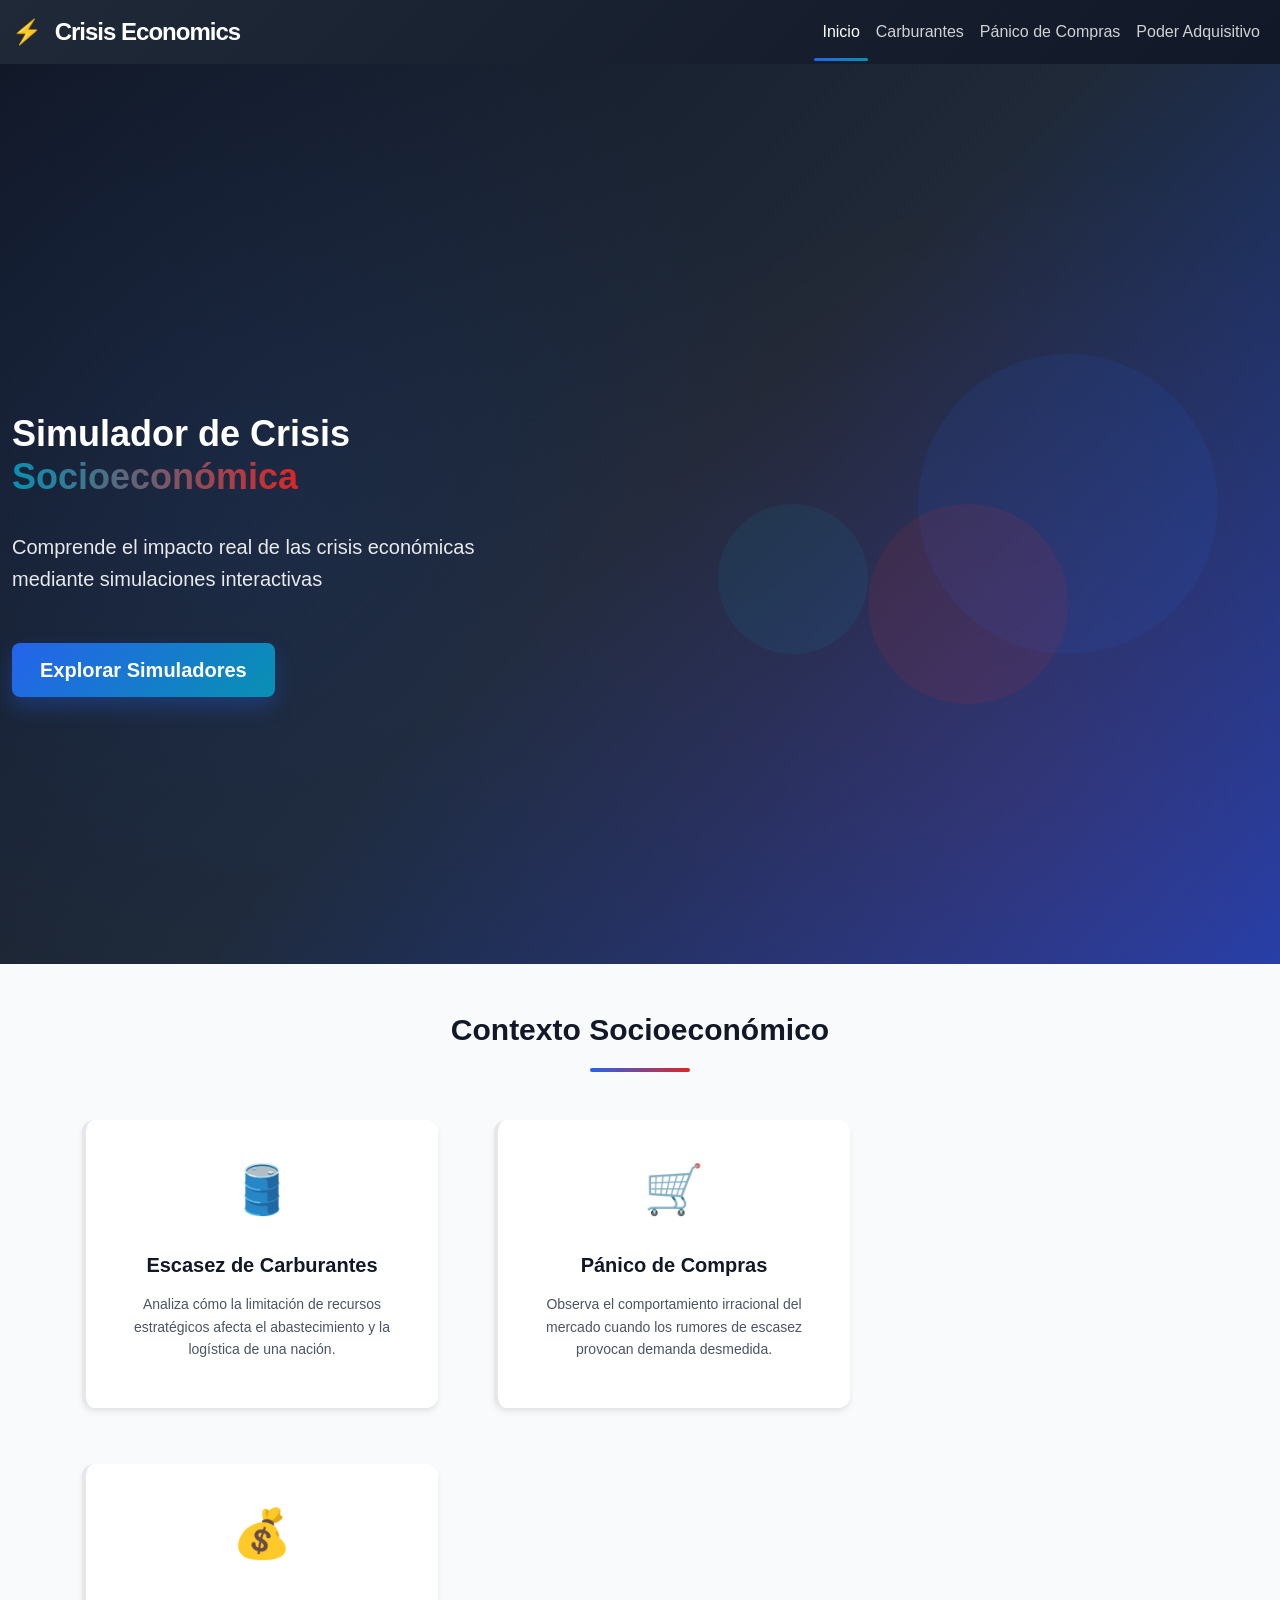
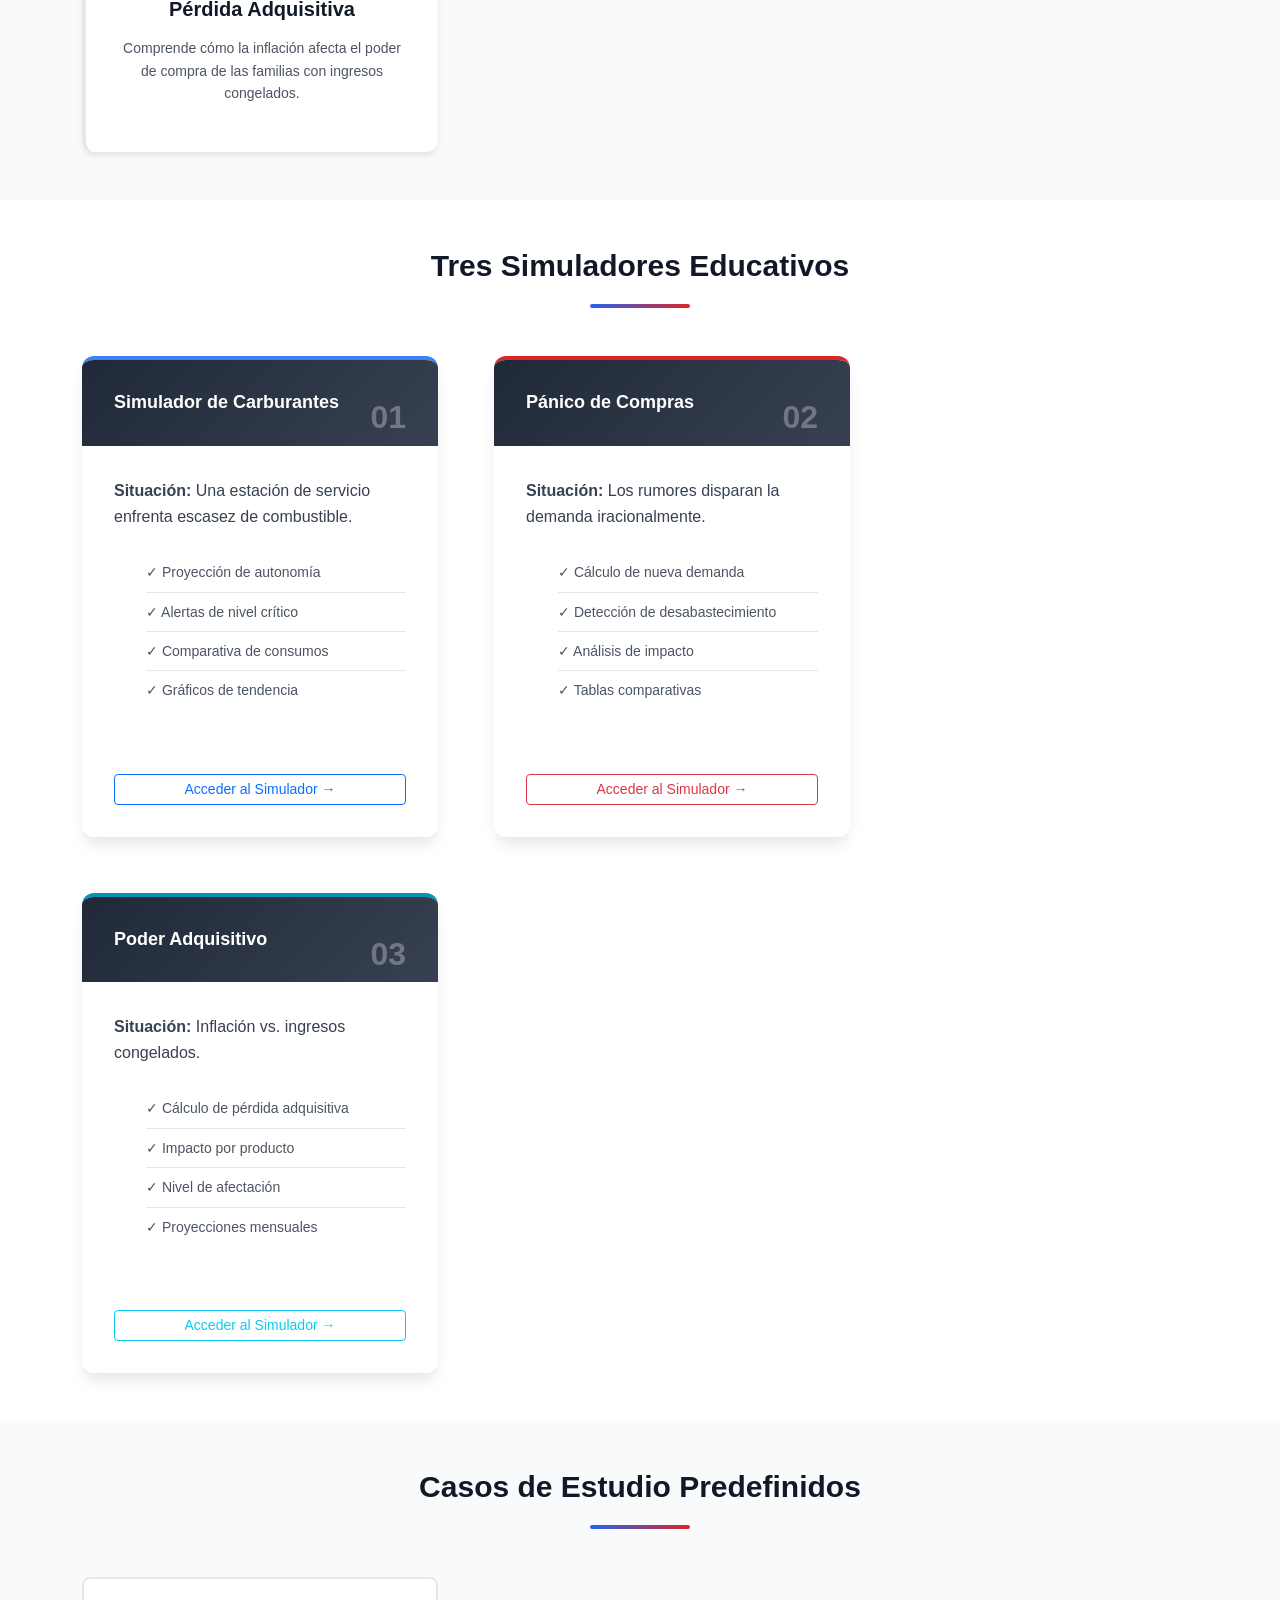
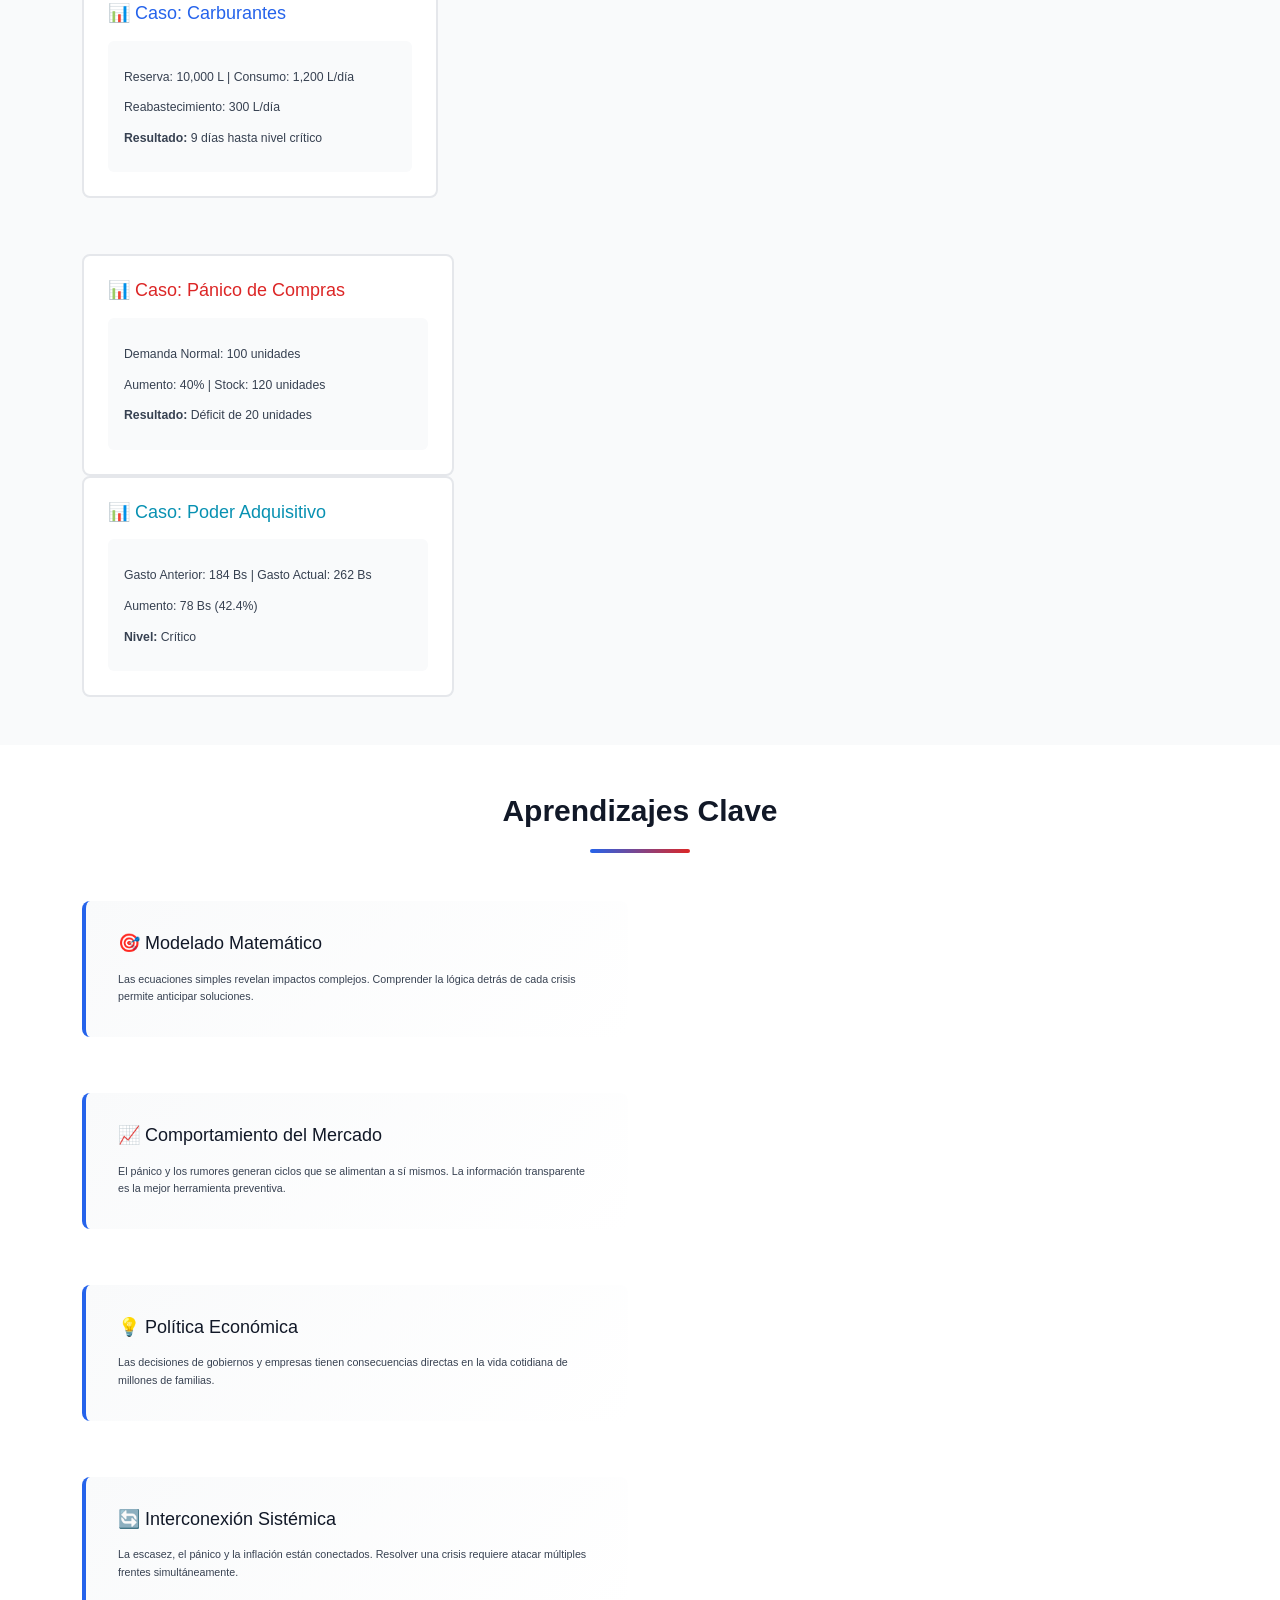
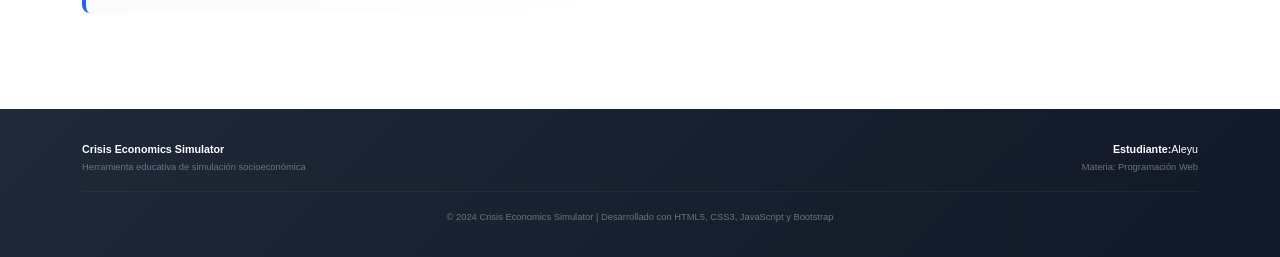
<file: index.html>
<!DOCTYPE html>
<html lang="es">
<head>
    <meta charset="UTF-8">
    <meta name="viewport" content="width=device-width, initial-scale=1.0">
    <title>Crisis Economics Simulator | Escenarios de Crisis Socioeconómica</title>
    <link href="https://cdn.jsdelivr.net/npm/bootstrap@5.3.0/dist/css/bootstrap.min.css" rel="stylesheet">
    <link rel="stylesheet" href="css/estilos.css">
</head>
<body>
    <!-- NAVBAR FIJA -->
    <nav class="navbar navbar-expand-lg navbar-dark navbar-fixed">
        <div class="container-fluid">
            <a class="navbar-brand fw-bold" href="index.html">
                <span class="brand-icon">⚡</span> Crisis Economics
            </a>
            <button class="navbar-toggler" type="button" data-bs-toggle="collapse" data-bs-target="#navbarNav">
                <span class="navbar-toggler-icon"></span>
            </button>
            <div class="collapse navbar-collapse" id="navbarNav">
                <ul class="navbar-nav ms-auto">
                    <li class="nav-item"><a class="nav-link active" href="index.html">Inicio</a></li>
                    <li class="nav-item"><a class="nav-link" href="pages/carburantes.html">Carburantes</a></li>
                    <li class="nav-item"><a class="nav-link" href="pages/escasez.html">Pánico de Compras</a></li>
                    <li class="nav-item"><a class="nav-link" href="pages/poder-adquisitivo.html">Poder Adquisitivo</a></li>
                </ul>
            </div>
        </div>
    </nav>

    <!-- HERO SECTION -->
    <header class="hero-section">
        <div class="container-fluid h-100">
            <div class="row h-100 align-items-center">
                <div class="col-lg-6 hero-content">
                    <h1 class="hero-title">
                        Simulador de Crisis<br>
                        <span class="text-gradient">Socioeconómica</span>
                    </h1>
                    <p class="hero-subtitle">
                        Comprende el impacto real de las crisis económicas mediante simulaciones interactivas
                    </p>
                    <div class="hero-buttons mt-5">
                        <a href="#escenarios" class="btn btn-primary btn-lg me-3">Explorar Simuladores</a>
                    </div>
                </div>
                <div class="col-lg-6 d-none d-lg-block">
                    <div class="hero-graphic">
                        <div class="graphic-circle circle-1"></div>
                        <div class="graphic-circle circle-2"></div>
                        <div class="graphic-circle circle-3"></div>
                    </div>
                </div>
            </div>
        </div>
    </header>

    <!-- CONTEXTO GLOBAL -->
    <section class="contexto-section py-5">
        <div class="container">
            <h2 class="section-title text-center mb-5">Contexto Socioeconómico</h2>
            <div class="row g-4">
                <div class="col-md-4">
                    <div class="context-card">
                        <div class="card-icon">🛢️</div>
                        <h3>Escasez de Carburantes</h3>
                        <p>Analiza cómo la limitación de recursos estratégicos afecta el abastecimiento y la logística de una nación.</p>
                    </div>
                </div>
                <div class="col-md-4">
                    <div class="context-card">
                        <div class="card-icon">🛒</div>
                        <h3>Pánico de Compras</h3>
                        <p>Observa el comportamiento irracional del mercado cuando los rumores de escasez provocan demanda desmedida.</p>
                    </div>
                </div>
                <div class="col-md-4">
                    <div class="context-card">
                        <div class="card-icon">💰</div>
                        <h3>Pérdida Adquisitiva</h3>
                        <p>Comprende cómo la inflación afecta el poder de compra de las familias con ingresos congelados.</p>
                    </div>
                </div>
            </div>
        </div>
    </section>

    <!-- ESCENARIOS INTERACTIVOS -->
    <section id="escenarios" class="escenarios-section py-5">
        <div class="container">
            <h2 class="section-title text-center mb-5">Tres Simuladores Educativos</h2>
            <div class="row g-4">
                <!-- Escenario A: Carburantes -->
                <div class="col-lg-4">
                    <div class="scenario-card scenario-fuel">
                        <div class="scenario-header">
                            <div class="scenario-number">01</div>
                            <h3>Simulador de Carburantes</h3>
                        </div>
                        <div class="scenario-body">
                            <p><strong>Situación:</strong> Una estación de servicio enfrenta escasez de combustible.</p>
                            <ul class="scenario-features">
                                <li>✓ Proyección de autonomía</li>
                                <li>✓ Alertas de nivel crítico</li>
                                <li>✓ Comparativa de consumos</li>
                                <li>✓ Gráficos de tendencia</li>
                            </ul>
                            <a href="pages/carburantes.html" class="btn btn-outline-primary btn-sm w-100 mt-4">
                                Acceder al Simulador →
                            </a>
                        </div>
                    </div>
                </div>

                <!-- Escenario E: Pánico -->
                <div class="col-lg-4">
                    <div class="scenario-card scenario-panic">
                        <div class="scenario-header">
                            <div class="scenario-number">02</div>
                            <h3>Pánico de Compras</h3>
                        </div>
                        <div class="scenario-body">
                            <p><strong>Situación:</strong> Los rumores disparan la demanda iracionalmente.</p>
                            <ul class="scenario-features">
                                <li>✓ Cálculo de nueva demanda</li>
                                <li>✓ Detección de desabastecimiento</li>
                                <li>✓ Análisis de impacto</li>
                                <li>✓ Tablas comparativas</li>
                            </ul>
                            <a href="pages/escasez.html" class="btn btn-outline-danger btn-sm w-100 mt-4">
                                Acceder al Simulador →
                            </a>
                        </div>
                    </div>
                </div>

                <!-- Escenario F: Poder Adquisitivo -->
                <div class="col-lg-4">
                    <div class="scenario-card scenario-power">
                        <div class="scenario-header">
                            <div class="scenario-number">03</div>
                            <h3>Poder Adquisitivo</h3>
                        </div>
                        <div class="scenario-body">
                            <p><strong>Situación:</strong> Inflación vs. ingresos congelados.</p>
                            <ul class="scenario-features">
                                <li>✓ Cálculo de pérdida adquisitiva</li>
                                <li>✓ Impacto por producto</li>
                                <li>✓ Nivel de afectación</li>
                                <li>✓ Proyecciones mensuales</li>
                            </ul>
                            <a href="pages/poder-adquisitivo.html" class="btn btn-outline-info btn-sm w-100 mt-4">
                                Acceder al Simulador →
                            </a>
                        </div>
                    </div>
                </div>
            </div>
        </div>
    </section>

    <!-- CASOS DE ESTUDIO RESUMEN -->
    <section class="casos-section py-5 bg-light">
        <div class="container">
            <h2 class="section-title text-center mb-5">Casos de Estudio Predefinidos</h2>
            <div class="row g-4">
                <div class="col-md-6 col-lg-4">
                    <div class="caso-card">
                        <h4 class="text-primary">📊 Caso: Carburantes</h4>
                        <div class="caso-data">
                            <p><small>Reserva: 10,000 L | Consumo: 1,200 L/día</small></p>
                            <p><small>Reabastecimiento: 300 L/día</small></p>
                            <p><small><strong>Resultado:</strong> 9 días hasta nivel crítico</strong></p>
                        </div>
                    </div>
                </div>
                <div class="col-md-6 col-lg-4">
                    <div class="caso-card">
                        <h4 class="text-danger">📊 Caso: Pánico de Compras</h4>
                        <div class="caso-data">
                            <p><small>Demanda Normal: 100 unidades</small></p>
                            <p><small>Aumento: 40% | Stock: 120 unidades</small></p>
                            <p><small><strong>Resultado:</strong> Déficit de 20 unidades</strong></p>
                        </div>
                    </div>
                </div>
                <div class="col-md-6 col-lg-4">
                    <div class="caso-card">
                        <h4 class="text-info">📊 Caso: Poder Adquisitivo</h4>
                        <div class="caso-data">
                            <p><small>Gasto Anterior: 184 Bs | Gasto Actual: 262 Bs</small></p>
                            <p><small>Aumento: 78 Bs (42.4%)</small></p>
                            <p><small><strong>Nivel:</strong> Crítico</strong></p>
                        </div>
                    </div>
                </div>
            </div>
        </div>
    </section>

    <!-- CONCLUSIONES -->
    <section class="conclusiones-section py-5">
        <div class="container">
            <h2 class="section-title text-center mb-5">Aprendizajes Clave</h2>
            <div class="row g-4">
                <div class="col-md-6">
                    <div class="learning-item">
                        <h4>🎯 Modelado Matemático</h4>
                        <p>Las ecuaciones simples revelan impactos complejos. Comprender la lógica detrás de cada crisis permite anticipar soluciones.</p>
                    </div>
                </div>
                <div class="col-md-6">
                    <div class="learning-item">
                        <h4>📈 Comportamiento del Mercado</h4>
                        <p>El pánico y los rumores generan ciclos que se alimentan a sí mismos. La información transparente es la mejor herramienta preventiva.</p>
                    </div>
                </div>
                <div class="col-md-6">
                    <div class="learning-item">
                        <h4>💡 Política Económica</h4>
                        <p>Las decisiones de gobiernos y empresas tienen consecuencias directas en la vida cotidiana de millones de familias.</p>
                    </div>
                </div>
                <div class="col-md-6">
                    <div class="learning-item">
                        <h4>🔄 Interconexión Sistémica</h4>
                        <p>La escasez, el pánico y la inflación están conectados. Resolver una crisis requiere atacar múltiples frentes simultáneamente.</p>
                    </div>
                </div>
            </div>
        </div>
    </section>

    <!-- FOOTER CON CRÉDITOS -->
    <footer class="footer-section py-4">
        <div class="container">
            <div class="row align-items-center">
                <div class="col-md-6">
                    <p class="mb-0"><strong>Crisis Economics Simulator</strong></p>
                    <small class="text-muted">Herramienta educativa de simulación socioeconómica</small>
                </div>
                <div class="col-md-6 text-md-end mt-3 mt-md-0">
                    <p class="mb-0"><strong>Estudiante:</strong>Aleyu</p>
                    <small class="text-muted">Materia: Programación Web </small>
                </div>
            </div>
            <hr class="my-3">
            <div class="row">
                <div class="col-12 text-center">
                    <small class="text-muted">
                        © 2024 Crisis Economics Simulator | Desarrollado con HTML5, CSS3, JavaScript y Bootstrap
                    </small>
                </div>
            </div>
        </div>
    </footer>

    <script src="https://cdn.jsdelivr.net/npm/bootstrap@5.3.0/dist/js/bootstrap.bundle.min.js"></script>
    <script src="js/main.js"></script>
</body>
</html>
</file>
<file: css/estilos.css>
/* ===============================================
   CRISIS ECONOMICS SIMULATOR - ESTILOS GLOBALES
   Paleta: Grises, Azules y Rojos
   =============================================== */

:root {
    /* COLORES PRIMARIOS */
    --color-primary: #2563eb;      /* Azul principal */
    --color-primary-dark: #1e40af;  /* Azul oscuro */
    --color-primary-light: #3b82f6; /* Azul claro */
    
    /* COLORES DE ESTADO */
    --color-success: #10b981;      /* Verde */
    --color-warning: #f59e0b;      /* Amarillo */
    --color-danger: #dc2626;       /* Rojo puro */
    --color-danger-light: #ef4444; /* Rojo claro */
    --color-info: #0891b2;         /* Azul cielo */
    
    /* GRISES */
    --color-gray-50: #f9fafb;
    --color-gray-100: #f3f4f6;
    --color-gray-200: #e5e7eb;
    --color-gray-300: #d1d5db;
    --color-gray-400: #9ca3af;
    --color-gray-500: #6b7280;
    --color-gray-600: #4b5563;
    --color-gray-700: #374151;
    --color-gray-800: #1f2937;
    --color-gray-900: #111827;
    
    /* ESPACIADO */
    --spacing-xs: 0.5rem;
    --spacing-sm: 1rem;
    --spacing-md: 1.5rem;
    --spacing-lg: 2rem;
    --spacing-xl: 3rem;
    
    /* TIPOGRAFÍA */
    --font-family-display: 'Segoe UI', Tahoma, Geneva, Verdana, sans-serif;
    --font-family-body: -apple-system, BlinkMacSystemFont, 'Segoe UI', Roboto, Oxygen, Ubuntu, Cantarell, sans-serif;
    --font-size-sm: 0.875rem;
    --font-size-base: 1rem;
    --font-size-lg: 1.125rem;
    --font-size-xl: 1.25rem;
    --font-size-2xl: 1.5rem;
    --font-size-3xl: 1.875rem;
    --font-size-4xl: 2.25rem;
    
    /* SOMBRAS */
    --shadow-sm: 0 1px 2px 0 rgba(0, 0, 0, 0.05);
    --shadow-md: 0 4px 6px -1px rgba(0, 0, 0, 0.1);
    --shadow-lg: 0 10px 15px -3px rgba(0, 0, 0, 0.1);
    --shadow-xl: 0 20px 25px -5px rgba(0, 0, 0, 0.1);
}

/* ===============================================
   RESET Y ESTILOS BASE
   =============================================== */

* {
    margin: 0;
    padding: 0;
    box-sizing: border-box;
}

html {
    scroll-behavior: smooth;
}

body {
    font-family: var(--font-family-body);
    font-size: var(--font-size-base);
    line-height: 1.6;
    color: var(--color-gray-800);
    background-color: #ffffff;
    overflow-x: hidden;
}

/* ===============================================
   NAVBAR
   =============================================== */

.navbar-fixed {
    background: linear-gradient(135deg, var(--color-gray-800) 0%, var(--color-gray-900) 100%);
    box-shadow: var(--shadow-lg);
    backdrop-filter: blur(10px);
}

.navbar-brand {
    font-size: var(--font-size-2xl);
    letter-spacing: -1px;
    color: white !important;
    transition: all 0.3s ease;
}

.navbar-brand:hover {
    transform: scale(1.05);
}

.brand-icon {
    animation: pulse 2s cubic-bezier(0.4, 0, 0.6, 1) infinite;
    margin-right: 0.5rem;
}

@keyframes pulse {
    0%, 100% {
        opacity: 1;
    }
    50% {
        opacity: 0.7;
    }
}

.nav-link {
    color: rgba(255, 255, 255, 0.8) !important;
    font-weight: 500;
    transition: all 0.3s ease;
    position: relative;
}

.nav-link:hover,
.nav-link.active {
    color: white !important;
}

.nav-link.active::after {
    content: '';
    position: absolute;
    bottom: -8px;
    left: 0;
    right: 0;
    height: 3px;
    background: linear-gradient(90deg, var(--color-primary), var(--color-info));
    border-radius: 3px;
}

/* ===============================================
   HERO SECTION
   =============================================== */

.hero-section {
    background: linear-gradient(135deg, var(--color-gray-900) 0%, var(--color-gray-800) 50%, var(--color-primary-dark) 100%);
    color: white;
    min-height: 100vh;
    display: flex;
    align-items: center;
    padding-top: 80px;
    position: relative;
    overflow: hidden;
}

.hero-section::before {
    content: '';
    position: absolute;
    top: 0;
    left: 0;
    right: 0;
    bottom: 0;
    background-image: 
        radial-gradient(circle at 20% 50%, rgba(37, 99, 235, 0.1) 0%, transparent 50%),
        radial-gradient(circle at 80% 80%, rgba(220, 38, 38, 0.1) 0%, transparent 50%);
    pointer-events: none;
}

.hero-content {
    position: relative;
    z-index: 10;
    animation: slideInUp 0.8s ease-out;
}

@keyframes slideInUp {
    from {
        opacity: 0;
        transform: translateY(30px);
    }
    to {
        opacity: 1;
        transform: translateY(0);
    }
}

.hero-title {
    font-size: var(--font-size-4xl);
    font-weight: 700;
    line-height: 1.2;
    margin-bottom: var(--spacing-lg);
    animation: slideInUp 0.8s ease-out 0.1s backwards;
}

.text-gradient {
    background: linear-gradient(90deg, var(--color-info), var(--color-danger));
    -webkit-background-clip: text;
    -webkit-text-fill-color: transparent;
    background-clip: text;
}

.hero-subtitle {
    font-size: var(--font-size-xl);
    color: rgba(255, 255, 255, 0.9);
    margin-bottom: var(--spacing-lg);
    max-width: 500px;
    animation: slideInUp 0.8s ease-out 0.2s backwards;
}

.hero-buttons {
    animation: slideInUp 0.8s ease-out 0.3s backwards;
}

.btn-primary {
    background: linear-gradient(135deg, var(--color-primary) 0%, var(--color-info) 100%);
    border: none;
    border-radius: 8px;
    padding: 12px 28px;
    font-weight: 600;
    transition: all 0.3s ease;
    box-shadow: 0 10px 20px rgba(37, 99, 235, 0.3);
}

.btn-primary:hover {
    transform: translateY(-3px);
    box-shadow: 0 15px 30px rgba(37, 99, 235, 0.4);
    color: white;
}

.hero-graphic {
    position: relative;
    height: 500px;
}

.graphic-circle {
    position: absolute;
    border-radius: 50%;
    opacity: 0.1;
    animation: float 4s ease-in-out infinite;
}

.circle-1 {
    width: 300px;
    height: 300px;
    background: var(--color-primary);
    top: 50px;
    right: 50px;
    animation-delay: 0s;
}

.circle-2 {
    width: 200px;
    height: 200px;
    background: var(--color-danger);
    bottom: 100px;
    right: 200px;
    animation-delay: 1s;
}

.circle-3 {
    width: 150px;
    height: 150px;
    background: var(--color-info);
    top: 200px;
    right: 400px;
    animation-delay: 2s;
}

@keyframes float {
    0%, 100% {
        transform: translateY(0px);
    }
    50% {
        transform: translateY(-30px);
    }
}

/* ===============================================
   SECCIONES Y TÍTULOS
   =============================================== */

.section-title {
    font-size: var(--font-size-3xl);
    font-weight: 700;
    color: var(--color-gray-900);
    position: relative;
    padding-bottom: var(--spacing-md);
}

.section-title::after {
    content: '';
    position: absolute;
    bottom: 0;
    left: 50%;
    transform: translateX(-50%);
    width: 100px;
    height: 4px;
    background: linear-gradient(90deg, var(--color-primary), var(--color-danger));
    border-radius: 2px;
}

/* ===============================================
   CONTEXTO SECTION
   =============================================== */

.contexto-section {
    background-color: var(--color-gray-50);
}

.context-card {
    background: white;
    border-radius: 12px;
    padding: var(--spacing-lg);
    text-align: center;
    box-shadow: var(--shadow-md);
    transition: all 0.3s ease;
    border-left: 4px solid var(--color-gray-200);
}

.context-card:hover {
    transform: translateY(-8px);
    box-shadow: var(--shadow-xl);
    border-left-color: var(--color-primary);
}

.card-icon {
    font-size: 3rem;
    margin-bottom: var(--spacing-md);
}

.context-card h3 {
    color: var(--color-gray-900);
    font-size: var(--font-size-xl);
    margin-bottom: var(--spacing-sm);
    font-weight: 600;
}

.context-card p {
    color: var(--color-gray-600);
    font-size: var(--font-size-sm);
    line-height: 1.6;
}

/* ===============================================
   ESCENARIOS SECTION
   =============================================== */

.escenarios-section {
    background-color: white;
}

.scenario-card {
    background: white;
    border-radius: 12px;
    overflow: hidden;
    box-shadow: var(--shadow-lg);
    transition: all 0.3s ease;
    border-top: 4px solid var(--color-gray-300);
    display: flex;
    flex-direction: column;
    height: 100%;
}

.scenario-card:hover {
    transform: translateY(-12px);
    box-shadow: var(--shadow-xl);
}

.scenario-fuel {
    border-top-color: #3b82f6;
}

.scenario-fuel:hover {
    border-top-color: #1e40af;
}

.scenario-panic {
    border-top-color: #dc2626;
}

.scenario-panic:hover {
    border-top-color: #991b1b;
}

.scenario-power {
    border-top-color: #0891b2;
}

.scenario-power:hover {
    border-top-color: #0e5a6f;
}

.scenario-header {
    background: linear-gradient(135deg, var(--color-gray-800) 0%, var(--color-gray-700) 100%);
    color: white;
    padding: var(--spacing-lg);
    position: relative;
}

.scenario-number {
    position: absolute;
    top: var(--spacing-lg);
    right: var(--spacing-lg);
    font-size: 2rem;
    font-weight: 700;
    opacity: 0.3;
}

.scenario-header h3 {
    margin: 0;
    font-size: var(--font-size-lg);
    font-weight: 600;
}

.scenario-body {
    padding: var(--spacing-lg);
    flex-grow: 1;
    display: flex;
    flex-direction: column;
}

.scenario-body p {
    color: var(--color-gray-700);
    margin-bottom: var(--spacing-md);
}

.scenario-features {
    list-style: none;
    margin-bottom: var(--spacing-lg);
    flex-grow: 1;
}

.scenario-features li {
    color: var(--color-gray-600);
    padding: 0.5rem 0;
    border-bottom: 1px solid var(--color-gray-200);
    font-size: var(--font-size-sm);
}

.scenario-features li:last-child {
    border-bottom: none;
}

/* ===============================================
   FORMULARIOS
   =============================================== */

.form-card {
    background: white;
    border-radius: 12px;
    padding: var(--spacing-lg);
    box-shadow: var(--shadow-lg);
    border: 2px solid var(--color-gray-200);
    transition: all 0.3s ease;
}

.form-card:hover {
    border-color: var(--color-primary);
    box-shadow: 0 0 0 1px var(--color-primary), var(--shadow-lg);
}

.form-title {
    color: var(--color-gray-900);
    font-size: var(--font-size-lg);
    font-weight: 600;
    margin-bottom: var(--spacing-lg);
    display: flex;
    align-items: center;
    gap: 0.5rem;
}

.form-control {
    border: 2px solid var(--color-gray-300);
    border-radius: 8px;
    padding: 10px 12px;
    font-size: var(--font-size-base);
    transition: all 0.3s ease;
}

.form-control:focus {
    border-color: var(--color-primary);
    box-shadow: 0 0 0 3px rgba(37, 99, 235, 0.1);
    outline: none;
}

.form-label {
    color: var(--color-gray-800);
    font-weight: 600;
    font-size: var(--font-size-sm);
    margin-bottom: 0.5rem;
}

.form-control::placeholder {
    color: var(--color-gray-400);
}

/* ===============================================
   RESULTADOS
   =============================================== */

.results-container {
    background: white;
    border-radius: 12px;
    padding: var(--spacing-lg);
    box-shadow: var(--shadow-lg);
    min-height: 200px;
    border-left: 4px solid var(--color-primary);
}

.placeholder-result {
    color: var(--color-gray-400);
    font-size: var(--font-size-lg);
}

.result-card {
    background: linear-gradient(135deg, var(--color-gray-50) 0%, white 100%);
    border-radius: 8px;
    padding: var(--spacing-md);
    margin-bottom: var(--spacing-md);
    border-left: 4px solid var(--color-primary);
}

.result-label {
    color: var(--color-gray-600);
    font-size: var(--font-size-sm);
    font-weight: 600;
    text-transform: uppercase;
    letter-spacing: 1px;
    margin-bottom: 0.5rem;
}

.result-value {
    font-size: var(--font-size-2xl);
    font-weight: 700;
    color: var(--color-primary);
}

.alert-success {
    background-color: #ecfdf5;
    border-color: #10b981;
    color: #047857;
}

.alert-danger {
    background-color: #fef2f2;
    border-color: #dc2626;
    color: #7f1d1d;
}

.alert-warning {
    background-color: #fffbeb;
    border-color: #f59e0b;
    color: #92400e;
}

.alert-info {
    background-color: #ecf0ff;
    border-color: #0891b2;
    color: #0e5a6f;
}

/* ===============================================
   TABLAS
   =============================================== */

.table {
    margin-bottom: 0;
}

.table thead {
    background: linear-gradient(135deg, var(--color-gray-800) 0%, var(--color-gray-700) 100%);
    color: white;
}

.table thead th {
    border: none;
    padding: var(--spacing-sm) var(--spacing-md);
    font-weight: 600;
    font-size: var(--font-size-sm);
    text-transform: uppercase;
    letter-spacing: 0.5px;
}

.table tbody tr {
    border-bottom: 1px solid var(--color-gray-200);
    transition: all 0.2s ease;
}

.table tbody tr:hover {
    background-color: var(--color-gray-50);
}

.table tbody td {
    padding: var(--spacing-sm) var(--spacing-md);
    color: var(--color-gray-700);
}

.table-critical {
    background-color: #fef2f2;
}

.table-warning {
    background-color: #fffbeb;
}

.table-success {
    background-color: #ecfdf5;
}

/* ===============================================
   GRÁFICOS
   =============================================== */

.chart-wrapper {
    background: white;
    border-radius: 12px;
    padding: var(--spacing-lg);
    box-shadow: var(--shadow-lg);
    position: relative;
}

#grafico-carburantes,
#grafico-escasez,
#grafico-poder {
    max-height: 400px;
}

/* ===============================================
   INDICADORES Y CARDS
   =============================================== */

.indicator-card {
    background: white;
    border: 2px solid var(--color-gray-200);
    border-radius: 8px;
    padding: var(--spacing-md);
    text-align: center;
    transition: all 0.3s ease;
}

.indicator-card:hover {
    border-color: var(--color-primary);
    box-shadow: var(--shadow-lg);
}

.indicator-value {
    font-size: var(--font-size-2xl);
    font-weight: 700;
    color: var(--color-primary);
    margin: var(--spacing-md) 0;
}

.info-card-fuel,
.info-card-panic,
.info-card-power {
    background: linear-gradient(135deg, var(--color-gray-50) 0%, white 100%);
    border-radius: 8px;
    padding: var(--spacing-md);
    border-left: 4px solid var(--color-gray-300);
}

.info-card-fuel {
    border-left-color: #3b82f6;
}

.info-card-panic {
    border-left-color: #dc2626;
}

.info-card-power {
    border-left-color: #0891b2;
}

.info-card-fuel h5,
.info-card-panic h5,
.info-card-power h5 {
    color: var(--color-gray-900);
    margin-bottom: var(--spacing-sm);
}

.info-card-fuel ul,
.info-card-panic ul,
.info-card-power ul {
    list-style: none;
    margin: 0;
}

.info-card-fuel li,
.info-card-panic li,
.info-card-power li {
    color: var(--color-gray-700);
    padding: 0.25rem 0;
    font-size: var(--font-size-sm);
}

/* ===============================================
   CASOS DE ESTUDIO
   =============================================== */

.casos-section {
    background-color: var(--color-gray-100);
}

.caso-card {
    background: white;
    border-radius: 8px;
    padding: var(--spacing-md);
    border: 2px solid var(--color-gray-200);
    transition: all 0.3s ease;
}

.caso-card:hover {
    border-color: var(--color-primary);
    box-shadow: var(--shadow-lg);
}

.caso-card h4 {
    color: var(--color-gray-900);
    margin-bottom: var(--spacing-sm);
    font-size: var(--font-size-lg);
}

.caso-data {
    background: var(--color-gray-50);
    border-radius: 6px;
    padding: var(--spacing-sm);
}

.caso-data p {
    margin: 0.5rem 0;
    color: var(--color-gray-700);
    font-size: var(--font-size-sm);
}

.case-study-card {
    background: white;
    border-radius: 8px;
    padding: var(--spacing-md);
    border: 2px solid var(--color-gray-200);
    transition: all 0.3s ease;
}

.case-study-card:hover {
    border-color: var(--color-info);
    box-shadow: var(--shadow-lg);
}

.casos-predefinidos {
    background: white;
    border-radius: 8px;
    padding: var(--spacing-md);
    border: 2px solid var(--color-gray-200);
}

.casos-predefinidos h5 {
    color: var(--color-gray-900);
    margin-bottom: var(--spacing-md);
    font-weight: 600;
}

/* ===============================================
   FOOTER
   =============================================== */

.footer-section {
    background: linear-gradient(135deg, var(--color-gray-800) 0%, var(--color-gray-900) 100%);
    color: white;
    margin-top: var(--spacing-xl);
}

.footer-section p {
    margin: 0;
}

.footer-section small {
    color: rgba(255, 255, 255, 0.7);
}

.footer-section hr {
    border-color: rgba(255, 255, 255, 0.2);
}

/* ===============================================
   APRENDIZAJES Y CONCLUSIONES
   =============================================== */

.conclusiones-section {
    background-color: white;
}

.learning-item {
    background: linear-gradient(135deg, var(--color-gray-50) 0%, white 100%);
    border-radius: 8px;
    padding: var(--spacing-lg);
    border-left: 4px solid var(--color-primary);
    transition: all 0.3s ease;
}

.learning-item:hover {
    border-left-color: var(--color-danger);
    box-shadow: var(--shadow-lg);
}

.learning-item h4 {
    color: var(--color-gray-900);
    font-size: var(--font-size-lg);
    margin-bottom: var(--spacing-sm);
}

.learning-item p {
    color: var(--color-gray-700);
    margin: 0;
}

/* ===============================================
   IMPACT INDICATORS
   =============================================== */

.impact-indicator {
    background: white;
    border-radius: 8px;
    padding: var(--spacing-lg);
    box-shadow: var(--shadow-md);
    border: 2px solid var(--color-gray-200);
    transition: all 0.3s ease;
}

.impact-indicator:hover {
    border-color: var(--color-info);
    box-shadow: var(--shadow-lg);
}

.impact-indicator h5 {
    color: var(--color-gray-800);
    font-size: var(--font-size-sm);
    font-weight: 600;
    margin-bottom: var(--spacing-md);
    text-transform: uppercase;
    letter-spacing: 0.5px;
}

.value-large {
    font-size: var(--font-size-3xl);
    font-weight: 700;
    color: var(--color-info);
}

/* ===============================================
   ANALYSIS TIPS
   =============================================== */

.analysis-tips {
    background: linear-gradient(135deg, var(--color-gray-50) 0%, white 100%);
    border-radius: 8px;
    padding: var(--spacing-lg);
    border-left: 4px solid var(--color-warning);
}

.analysis-tips h5 {
    color: var(--color-gray-900);
    margin-bottom: var(--spacing-md);
}

.analysis-tips ul {
    list-style: none;
    margin: 0;
    padding: 0;
}

.analysis-tips li {
    color: var(--color-gray-700);
    padding: var(--spacing-xs);
    font-size: var(--font-size-sm);
}

/* ===============================================
   SIMULATOR HEADER ESPECÍFICOS
   =============================================== */

.simulator-header-fuel {
    background: linear-gradient(135deg, #1e40af 0%, #2563eb 50%, #0e5a6f 100%);
    color: white;
}

.simulator-header-panic {
    background: linear-gradient(135deg, #7f1d1d 0%, #dc2626 50%, #7f1d1d 100%);
    color: white;
}

.simulator-header-power {
    background: linear-gradient(135deg, #0e5a6f 0%, #0891b2 50%, #0e5a6f 100%);
    color: white;
}

.simulator-title {
    font-size: var(--font-size-3xl);
    font-weight: 700;
    margin-bottom: var(--spacing-md);
}

.simulator-subtitle {
    font-size: var(--font-size-lg);
    opacity: 0.95;
    margin: 0;
}

.contexto-detailed {
    border-top: 4px solid var(--color-gray-300);
}

/* ===============================================
   RESPONSIVE DESIGN
   =============================================== */

@media (max-width: 768px) {
    .hero-title {
        font-size: 2rem;
    }

    .hero-subtitle {
        font-size: var(--font-size-lg);
    }

    .hero-graphic {
        display: none;
    }

    .section-title {
        font-size: var(--font-size-2xl);
    }

    .simulator-title {
        font-size: var(--font-size-2xl);
    }

    .nav-link.active::after {
        bottom: -6px;
        height: 2px;
    }

    .results-container,
    .form-card,
    .chart-wrapper {
        margin-bottom: var(--spacing-lg);
    }

    .table {
        font-size: var(--font-size-sm);
    }

    .table thead th,
    .table tbody td {
        padding: 0.5rem;
    }
}

@media (max-width: 576px) {
    :root {
        --font-size-lg: 1rem;
        --font-size-xl: 1.125rem;
    }

    .hero-title {
        font-size: 1.5rem;
    }

    .hero-subtitle {
        font-size: var(--font-size-base);
    }

    .section-title {
        font-size: var(--font-size-xl);
    }

    .scenario-card {
        margin-bottom: var(--spacing-lg);
    }

    .navbar-brand {
        font-size: var(--font-size-lg);
    }

    .collapse {
        background-color: rgba(0, 0, 0, 0.1);
        border-radius: 8px;
        margin-top: var(--spacing-sm);
        padding: var(--spacing-sm);
    }
}

/* ===============================================
   UTILIDADES Y CLASES ADICIONALES
   =============================================== */

.text-muted {
    color: var(--color-gray-500) !important;
}

.text-primary {
    color: var(--color-primary) !important;
}

.text-danger {
    color: var(--color-danger) !important;
}

.text-info {
    color: var(--color-info) !important;
}

.bg-light {
    background-color: var(--color-gray-50) !important;
}

.py-5 {
    padding-top: var(--spacing-xl) !important;
    padding-bottom: var(--spacing-xl) !important;
}

.py-4 {
    padding-top: var(--spacing-lg) !important;
    padding-bottom: var(--spacing-lg) !important;
}

.mb-5 {
    margin-bottom: var(--spacing-xl) !important;
}

.mb-4 {
    margin-bottom: var(--spacing-lg) !important;
}

.mb-3 {
    margin-bottom: var(--spacing-md) !important;
}

.mt-5 {
    margin-top: var(--spacing-xl) !important;
}

.mt-4 {
    margin-top: var(--spacing-lg) !important;
}

.pt-5 {
    padding-top: var(--spacing-xl) !important;
}

.gap-4 {
    gap: var(--spacing-lg) !important;
}

.g-4 {
    gap: var(--spacing-lg) !important;
}
</file>
